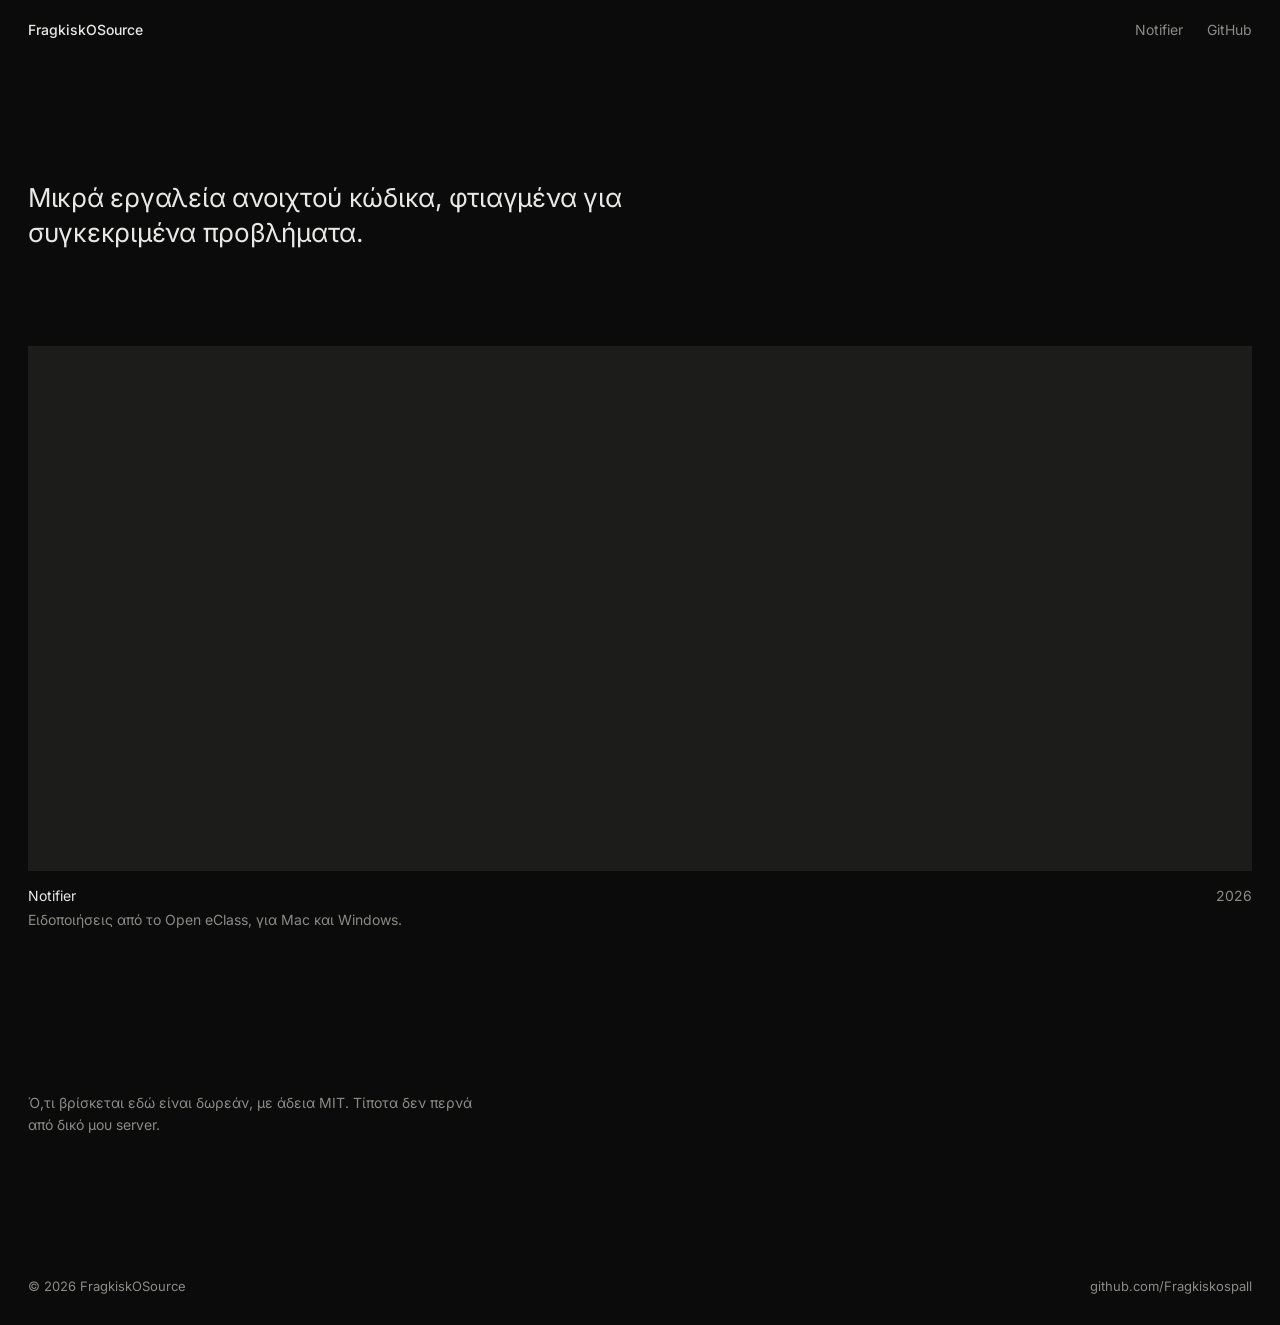
<file: index.html>
<!doctype html>
<html lang="el">
<head>
<meta charset="utf-8">
<meta http-equiv="Content-Security-Policy" content="default-src 'none'; style-src 'self' 'unsafe-inline'; font-src 'self'; img-src 'self' data:; base-uri 'none'; form-action 'none'; upgrade-insecure-requests">
<meta name="referrer" content="strict-origin-when-cross-origin">
<meta name="viewport" content="width=device-width, initial-scale=1">
<title>FragkiskOSource</title>
<meta name="description" content="Μικρά εργαλεία ανοιχτού κώδικα, φτιαγμένα για συγκεκριμένα προβλήματα.">
<meta name="theme-color" content="#0b0b0b">
<link rel="icon" href="data:image/svg+xml,%3Csvg xmlns=%22http://www.w3.org/2000/svg%22 viewBox=%220 0 32 32%22%3E%3Crect width=%2232%22 height=%2232%22 fill=%22%230b0b0b%22/%3E%3Ccircle cx=%2216%22 cy=%2216%22 r=%225%22 fill=%22%23e8e8e6%22/%3E%3C/svg%3E">
<link rel="stylesheet" href="/fonts/inter.css">
<style>
body{margin:0;background:#0b0b0b}
a{color:#e8e8e6;text-decoration:none}a:hover{text-decoration:underline;text-underline-offset:3px}
</style>
</head>
<body>
<div style="min-height: 100vh; background: #0b0b0b; color: #e8e8e6; font-family: Inter, system-ui, sans-serif; font-size: 15px; line-height: 1.6; -webkit-font-smoothing: antialiased; display: flex; flex-direction: column">

  <header style="padding: 0 28px; height: 60px; display: flex; align-items: center; justify-content: space-between; gap: 24px">
    <a href="/" style="font-weight: 500; font-size: 14px; min-height: 44px; display: flex; align-items: center">FragkiskOSource</a>
    <nav aria-label="Κύρια πλοήγηση" style="display: flex; gap: 24px; font-size: 14px">
      <a href="/notifier/" style="color: #8a8a87; min-height: 44px; display: flex; align-items: center">Notifier</a>
      <a href="https://github.com/Fragkiskospall" style="color: #8a8a87; min-height: 44px; display: flex; align-items: center">GitHub</a>
    </nav>
  </header>

  <main style="flex: 1; padding: 0 28px">
    <p style="margin: 120px 0 96px; max-width: 620px; font-size: 26px; line-height: 1.35; letter-spacing: -0.01em">Μικρά εργαλεία ανοιχτού κώδικα, φτιαγμένα για συγκεκριμένα προβλήματα.</p>

    <a href="/notifier/" aria-label="Notifier" style="display: block">
      <div style="aspect-ratio: 21 / 9; max-height: 620px; width: 100%; background: #1c1c1b"></div>
    </a>
    <div style="display: flex; justify-content: space-between; gap: 24px; padding: 14px 0 0; font-size: 14px">
      <a href="/notifier/">Notifier</a>
      <span style="color: #8a8a87">2026</span>
    </div>
    <p style="margin: 2px 0 0; font-size: 14px; color: #8a8a87">Ειδοποιήσεις από το Open eClass, για Mac και Windows.</p>

    <p style="margin: 160px 0 120px; max-width: 460px; font-size: 14px; color: #8a8a87">Ό,τι βρίσκεται εδώ είναι δωρεάν, με άδεια MIT. Τίποτα δεν περνά από δικό μου server.</p>
  </main>

  <footer style="padding: 20px 28px 28px; display: flex; justify-content: space-between; gap: 24px; font-size: 13px; color: #8a8a87">
    <span>© 2026 FragkiskOSource</span>
    <a href="https://github.com/Fragkiskospall" style="color: #8a8a87">github.com/Fragkiskospall</a>
  </footer>
</div>
</body>
</html>
</file>
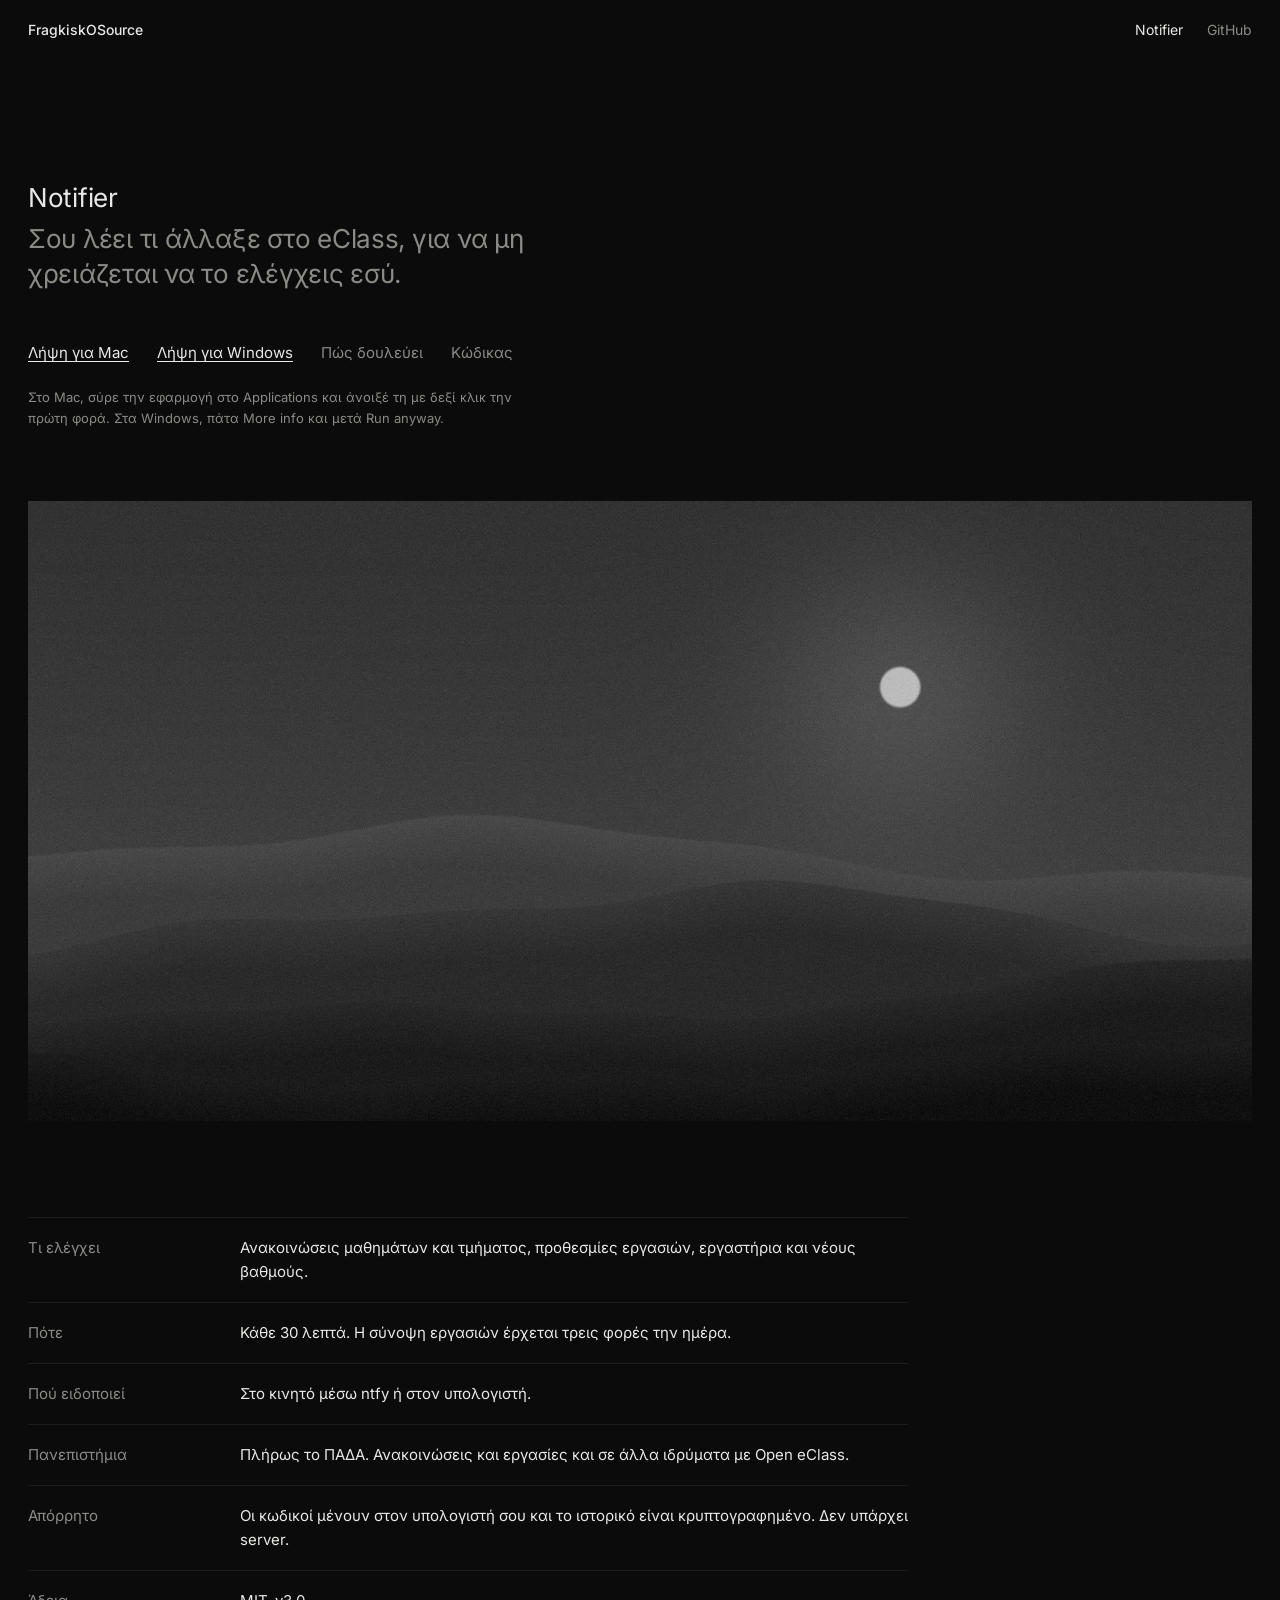
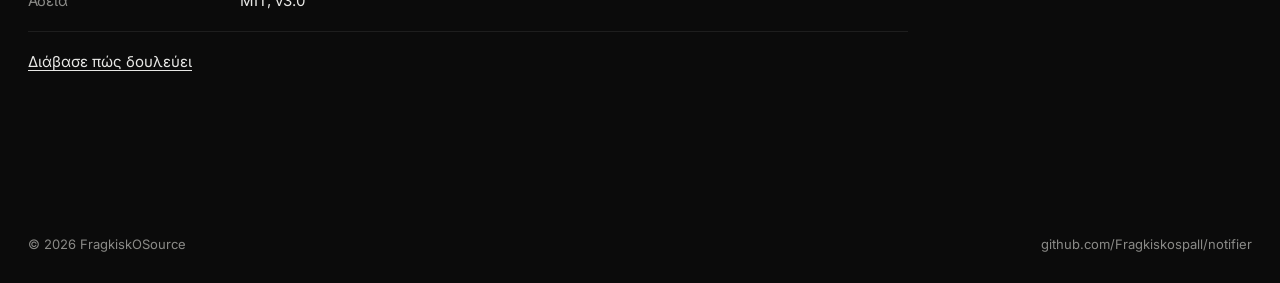
<file: notifier/index.html>
<!doctype html>
<html lang="el">
<head>
<meta charset="utf-8">
<meta http-equiv="Content-Security-Policy" content="default-src 'none'; style-src 'self' 'unsafe-inline'; font-src 'self'; img-src 'self' data:; base-uri 'none'; form-action 'none'; upgrade-insecure-requests">
<meta name="referrer" content="strict-origin-when-cross-origin">
<meta name="viewport" content="width=device-width, initial-scale=1">
<title>Notifier · FragkiskOSource</title>
<meta name="description" content="Ειδοποιήσεις από το Open eClass, για Mac και Windows. Δωρεάν, ανοιχτός κώδικας.">
<meta name="theme-color" content="#0b0b0b">
<link rel="icon" href="data:image/svg+xml,%3Csvg xmlns=%22http://www.w3.org/2000/svg%22 viewBox=%220 0 32 32%22%3E%3Crect width=%2232%22 height=%2232%22 fill=%22%230b0b0b%22/%3E%3Ccircle cx=%2216%22 cy=%2216%22 r=%225%22 fill=%22%23e8e8e6%22/%3E%3C/svg%3E">
<link rel="stylesheet" href="/fonts/inter.css">
<style>
body{margin:0;background:#0b0b0b}
a{color:#e8e8e6;text-decoration:none}a:hover{text-decoration:underline;text-underline-offset:3px}
</style>
<style>@media (max-width:820px){main.doc{display:block!important}main.doc>nav{display:none!important}}</style>
</head>
<body>
<div style="min-height: 100vh; background: #0b0b0b; color: #e8e8e6; font-family: Inter, system-ui, sans-serif; font-size: 15px; line-height: 1.6; -webkit-font-smoothing: antialiased; display: flex; flex-direction: column">

  <header style="padding: 0 28px; height: 60px; display: flex; align-items: center; justify-content: space-between; gap: 24px">
    <a href="/" style="font-weight: 500; font-size: 14px; min-height: 44px; display: flex; align-items: center">FragkiskOSource</a>
    <nav aria-label="Κύρια πλοήγηση" style="display: flex; gap: 24px; font-size: 14px">
      <a href="/notifier/" aria-current="page" style="min-height: 44px; display: flex; align-items: center">Notifier</a>
      <a href="https://github.com/Fragkiskospall" style="color: #8a8a87; min-height: 44px; display: flex; align-items: center">GitHub</a>
    </nav>
  </header>

  <main style="flex: 1; padding: 0 28px">
    <section style="margin: 120px 0 72px; max-width: 620px">
      <h1 style="margin: 0; font-weight: 400; font-size: 26px; line-height: 1.35; letter-spacing: -0.01em">Notifier</h1>
      <p style="margin: 6px 0 0; font-size: 26px; line-height: 1.35; letter-spacing: -0.01em; color: #8a8a87">Σου λέει τι άλλαξε στο eClass, για να μη χρειάζεται να το ελέγχεις εσύ.</p>
      <div style="margin-top: 40px; display: flex; flex-wrap: wrap; gap: 8px 28px; font-size: 15px">
        <a href="https://github.com/Fragkiskospall/notifier/releases/latest/download/FragkiskOSource-Notifier-macos.zip" style="text-decoration: underline; text-underline-offset: 3px; min-height: 44px; display: flex; align-items: center">Λήψη για Mac</a>
        <a href="https://github.com/Fragkiskospall/notifier/releases/latest/download/FragkiskOSource-Notifier-windows.zip" style="text-decoration: underline; text-underline-offset: 3px; min-height: 44px; display: flex; align-items: center">Λήψη για Windows</a>
        <a href="/notifier/docs/" style="color: #8a8a87; min-height: 44px; display: flex; align-items: center">Πώς δουλεύει</a>
        <a href="https://github.com/Fragkiskospall/notifier" style="color: #8a8a87; min-height: 44px; display: flex; align-items: center">Κώδικας</a>
      </div>
      <p style="margin: 12px 0 0; font-size: 13px; color: #8a8a87; max-width: 520px">Στο Mac, σύρε την εφαρμογή στο Applications και άνοιξέ τη με δεξί κλικ την πρώτη φορά. Στα Windows, πάτα More info και μετά Run anyway.</p>
    </section>

    <img src="cover.jpg" alt="" width="2400" height="1029" style="display: block; width: 100%; aspect-ratio: 21 / 9; max-height: 620px; object-fit: cover; background: #1c1c1b">

    <dl style="margin: 96px 0 140px; max-width: 880px; font-size: 15px">
      <div style="display: flex; flex-wrap: wrap; gap: 4px 32px; padding: 18px 0; border-top: 1px solid #1e1e1e">
        <dt style="flex: 0 0 180px; color: #8a8a87">Τι ελέγχει</dt>
        <dd style="flex: 1 1 360px; margin: 0">Ανακοινώσεις μαθημάτων και τμήματος, προθεσμίες εργασιών, εργαστήρια και νέους βαθμούς.</dd>
      </div>
      <div style="display: flex; flex-wrap: wrap; gap: 4px 32px; padding: 18px 0; border-top: 1px solid #1e1e1e">
        <dt style="flex: 0 0 180px; color: #8a8a87">Πότε</dt>
        <dd style="flex: 1 1 360px; margin: 0">Κάθε 30 λεπτά. Η σύνοψη εργασιών έρχεται τρεις φορές την ημέρα.</dd>
      </div>
      <div style="display: flex; flex-wrap: wrap; gap: 4px 32px; padding: 18px 0; border-top: 1px solid #1e1e1e">
        <dt style="flex: 0 0 180px; color: #8a8a87">Πού ειδοποιεί</dt>
        <dd style="flex: 1 1 360px; margin: 0">Στο κινητό μέσω ntfy ή στον υπολογιστή.</dd>
      </div>
      <div style="display: flex; flex-wrap: wrap; gap: 4px 32px; padding: 18px 0; border-top: 1px solid #1e1e1e">
        <dt style="flex: 0 0 180px; color: #8a8a87">Πανεπιστήμια</dt>
        <dd style="flex: 1 1 360px; margin: 0">Πλήρως το ΠΑΔΑ. Ανακοινώσεις και εργασίες και σε άλλα ιδρύματα με Open eClass.</dd>
      </div>
      <div style="display: flex; flex-wrap: wrap; gap: 4px 32px; padding: 18px 0; border-top: 1px solid #1e1e1e">
        <dt style="flex: 0 0 180px; color: #8a8a87">Απόρρητο</dt>
        <dd style="flex: 1 1 360px; margin: 0">Οι κωδικοί μένουν στον υπολογιστή σου και το ιστορικό είναι κρυπτογραφημένο. Δεν υπάρχει server.</dd>
      </div>
      <div style="display: flex; flex-wrap: wrap; gap: 4px 32px; padding: 18px 0; border-top: 1px solid #1e1e1e; border-bottom: 1px solid #1e1e1e">
        <dt style="flex: 0 0 180px; color: #8a8a87">Άδεια</dt>
        <dd style="flex: 1 1 360px; margin: 0">MIT, v3.0</dd>
      </div>
      <div style="padding: 18px 0 0">
        <a href="/notifier/docs/" style="text-decoration: underline; text-underline-offset: 3px">Διάβασε πώς δουλεύει</a>
      </div>
    </dl>
  </main>

  <footer style="padding: 20px 28px 28px; display: flex; justify-content: space-between; gap: 24px; font-size: 13px; color: #8a8a87">
    <span>© 2026 FragkiskOSource</span>
    <a href="https://github.com/Fragkiskospall/notifier" style="color: #8a8a87">github.com/Fragkiskospall/notifier</a>
  </footer>
</div>
</body>
</html>
</file>
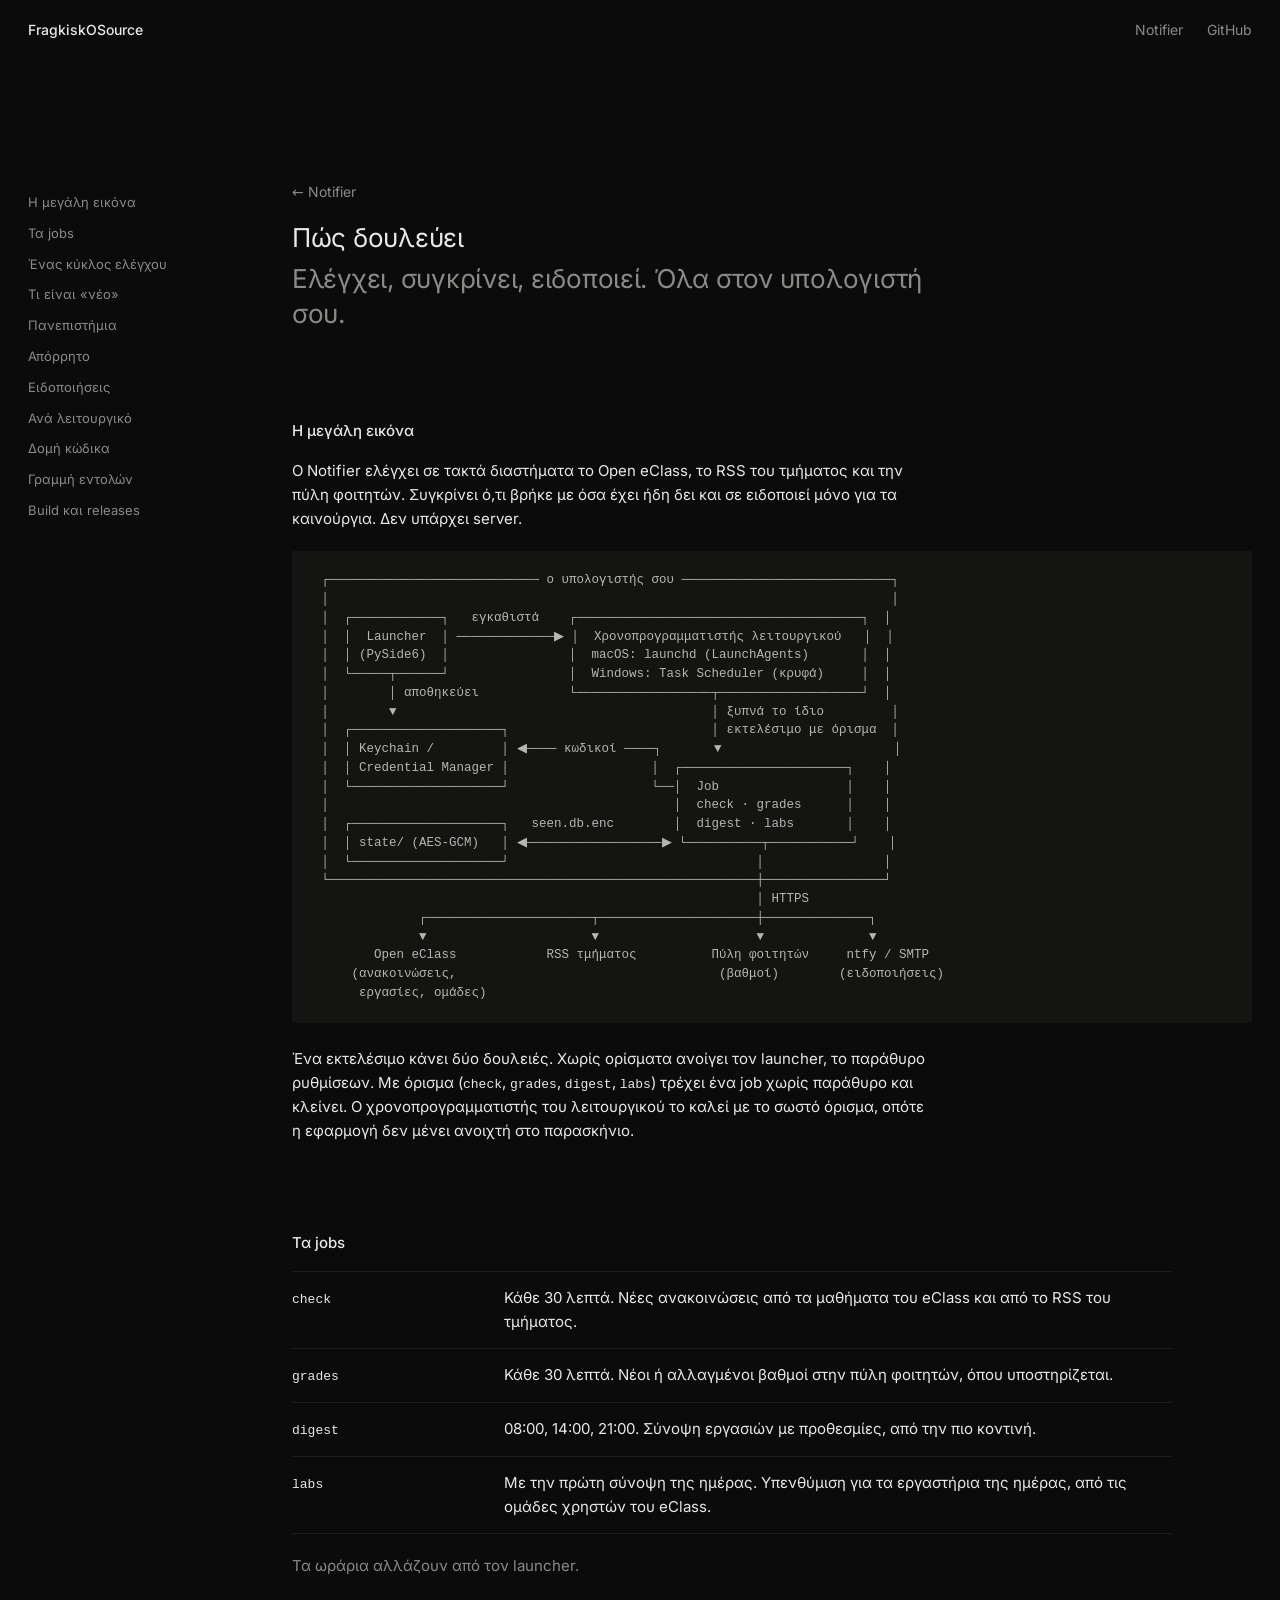
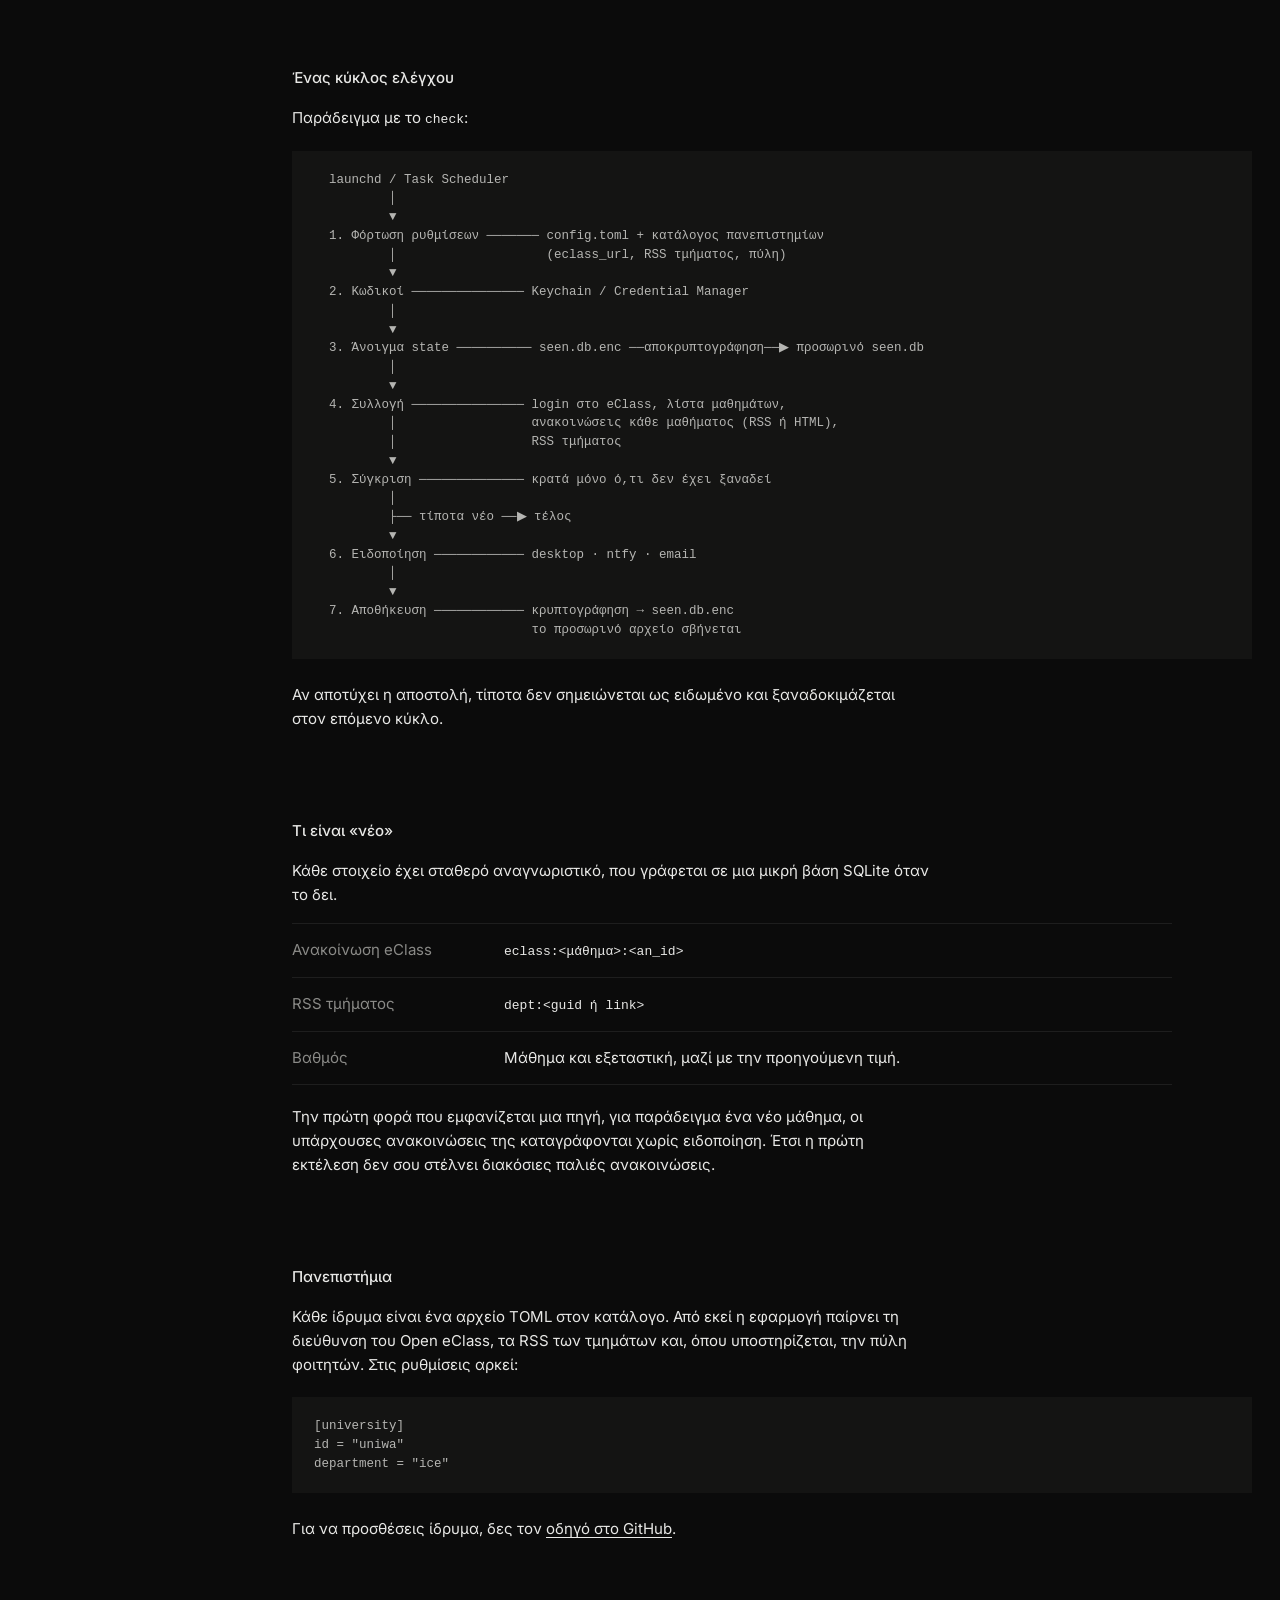
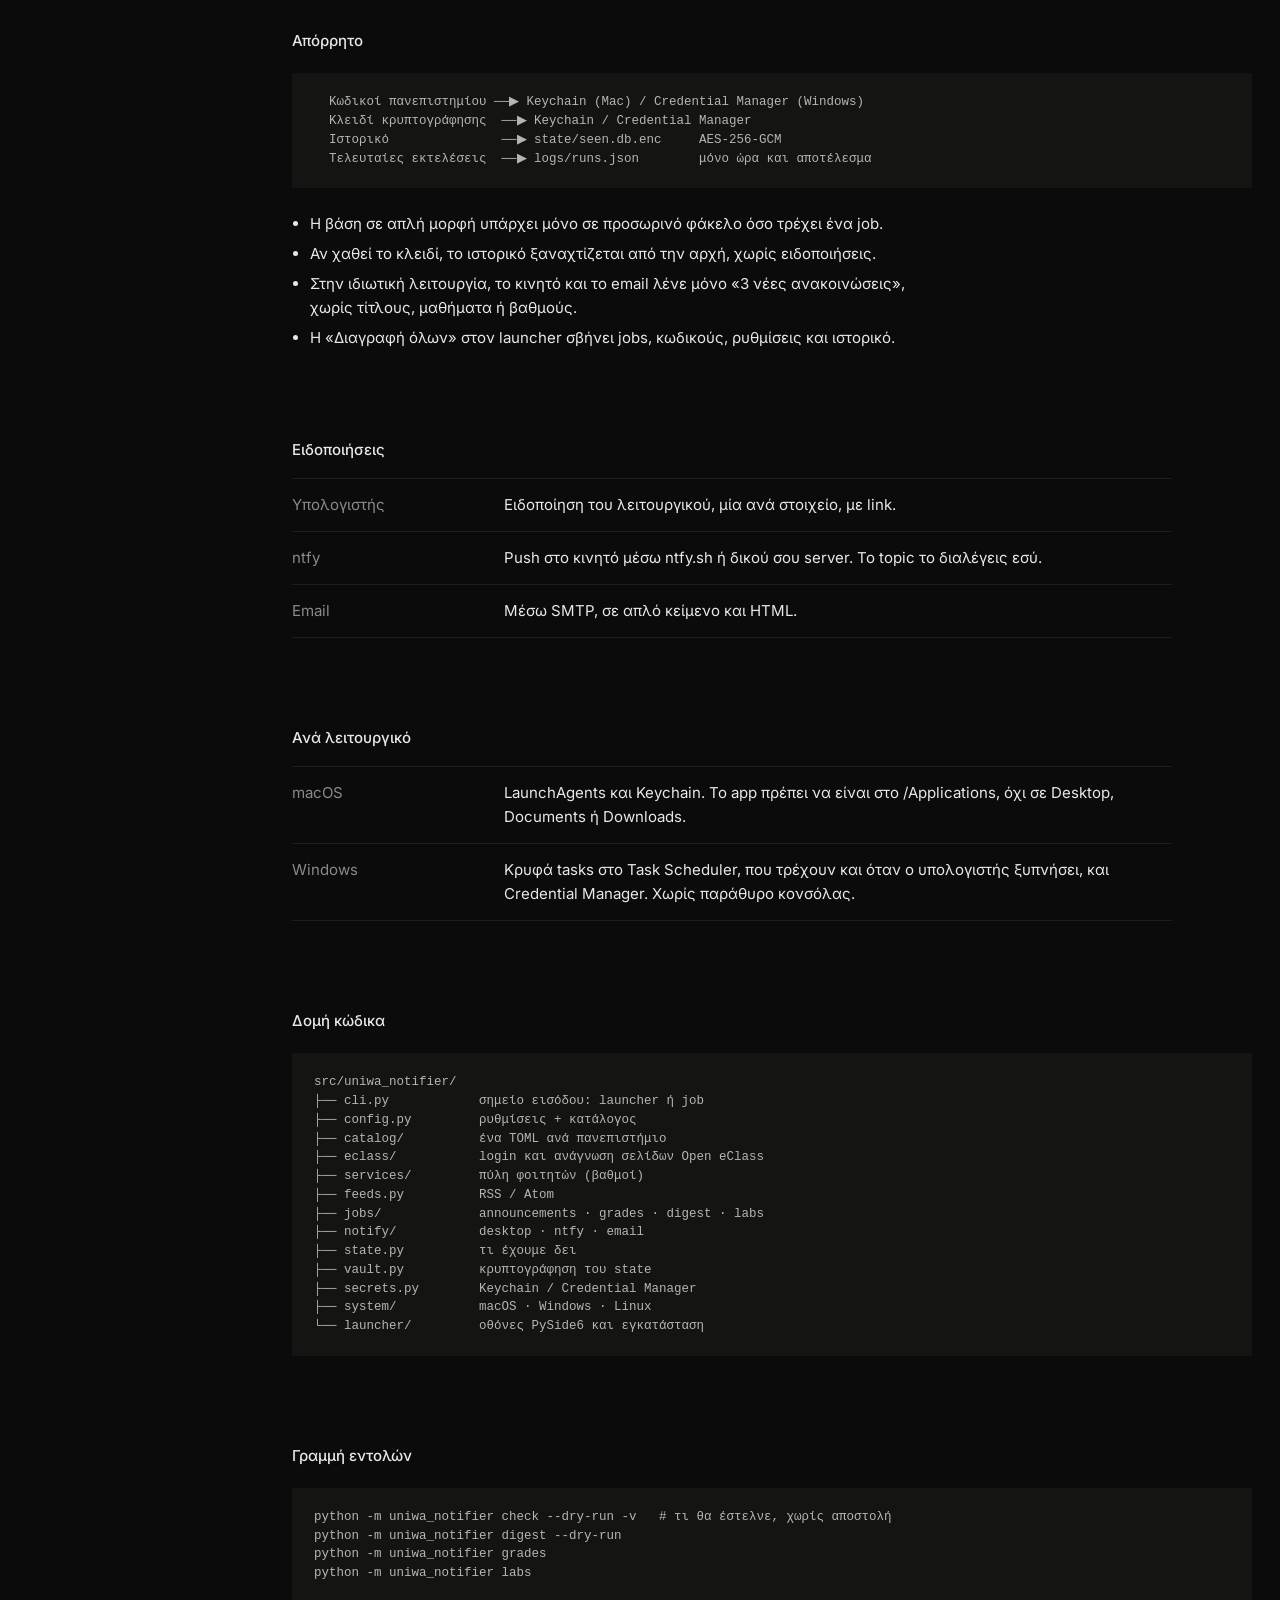
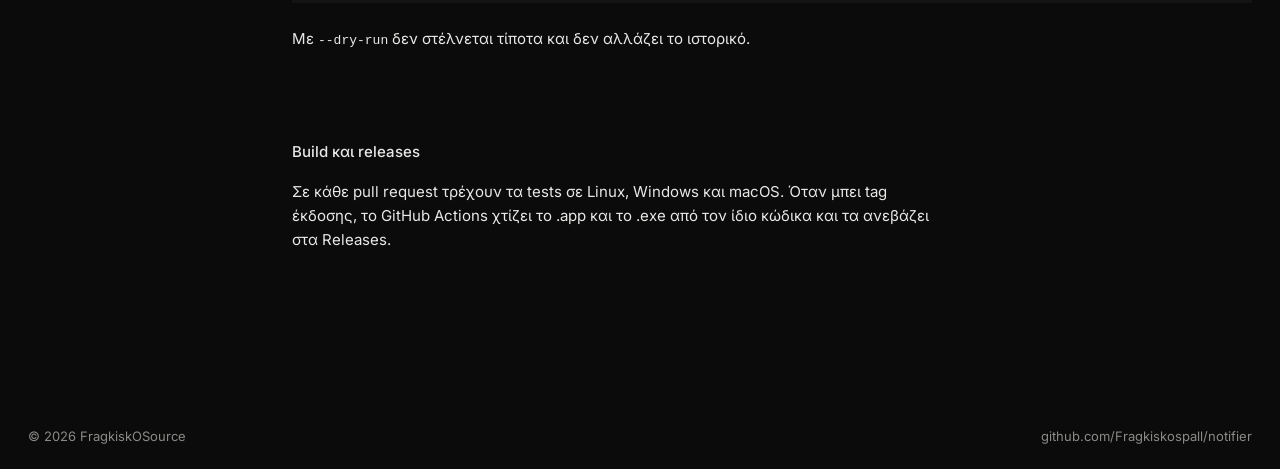
<file: notifier/docs/index.html>
<!doctype html>
<html lang="el">
<head>
<meta charset="utf-8">
<meta http-equiv="Content-Security-Policy" content="default-src 'none'; style-src 'self' 'unsafe-inline'; font-src 'self'; img-src 'self' data:; base-uri 'none'; form-action 'none'; upgrade-insecure-requests">
<meta name="referrer" content="strict-origin-when-cross-origin">
<meta name="viewport" content="width=device-width, initial-scale=1">
<title>Πώς δουλεύει · Notifier</title>
<meta name="description" content="Πώς δουλεύει ο Notifier: jobs, έλεγχος, απόρρητο, δομή κώδικα.">
<meta name="theme-color" content="#0b0b0b">
<link rel="icon" href="data:image/svg+xml,%3Csvg xmlns=%22http://www.w3.org/2000/svg%22 viewBox=%220 0 32 32%22%3E%3Crect width=%2232%22 height=%2232%22 fill=%22%230b0b0b%22/%3E%3Ccircle cx=%2216%22 cy=%2216%22 r=%225%22 fill=%22%23e8e8e6%22/%3E%3C/svg%3E">
<link rel="stylesheet" href="/fonts/inter.css">
<style>
body{margin:0;background:#0b0b0b}
a{color:#e8e8e6;text-decoration:none}a:hover{text-decoration:underline;text-underline-offset:3px}
.doc h2{margin:88px 0 16px;font-size:15px;font-weight:500;scroll-margin-top:24px}
.doc p{margin:0 0 14px;max-width:640px}
.doc ul{margin:0 0 14px;padding-left:18px;max-width:640px}
.doc li{margin:0 0 6px}
.doc code{font-family:ui-monospace,Menlo,Consolas,monospace;font-size:13px;color:#e8e8e6}
.doc pre{margin:20px 0 24px;padding:20px 22px;background:#141413;color:#b5b5b2;font-family:ui-monospace,Menlo,Consolas,monospace;font-size:12.5px;line-height:1.5;overflow-x:auto}
.doc pre code{font-size:inherit;color:inherit}
.doc .rows{margin:16px 0 20px;max-width:880px}
.doc .row{display:flex;flex-wrap:wrap;gap:4px 32px;padding:14px 0;border-top:1px solid #1e1e1e}
.doc .row:last-child{border-bottom:1px solid #1e1e1e}
.doc .k{flex:0 0 180px;color:#8a8a87}
.doc .v{flex:1 1 360px}
.doc .muted{color:#8a8a87}
</style>
<style>@media (max-width:820px){main.doc{display:block!important}main.doc>nav{display:none!important}}</style>
</head>
<body>
<div style="min-height: 100vh; background: #0b0b0b; color: #e8e8e6; font-family: Inter, system-ui, sans-serif; font-size: 15px; line-height: 1.6; -webkit-font-smoothing: antialiased; display: flex; flex-direction: column">

  <header style="padding: 0 28px; height: 60px; display: flex; align-items: center; justify-content: space-between; gap: 24px">
    <a href="/" style="font-weight: 500; font-size: 14px; min-height: 44px; display: flex; align-items: center">FragkiskOSource</a>
    <nav aria-label="Κύρια πλοήγηση" style="display: flex; gap: 24px; font-size: 14px">
      <a href="/notifier/" style="color: #8a8a87; min-height: 44px; display: flex; align-items: center">Notifier</a>
      <a href="https://github.com/Fragkiskospall" style="color: #8a8a87; min-height: 44px; display: flex; align-items: center">GitHub</a>
    </nav>
  </header>

  <main class="doc" style="flex: 1; padding: 0 28px; display: flex; gap: 64px; align-items: flex-start">
    <nav aria-label="Περιεχόμενα" style="flex: 0 0 200px; position: sticky; top: 24px; margin-top: 128px; font-size: 13px; display: flex; flex-direction: column; gap: 2px">
      <a href="#eikona" style="color: #8a8a87; padding: 4px 0">Η μεγάλη εικόνα</a>
      <a href="#jobs" style="color: #8a8a87; padding: 4px 0">Τα jobs</a>
      <a href="#kyklos" style="color: #8a8a87; padding: 4px 0">Ένας κύκλος ελέγχου</a>
      <a href="#neo" style="color: #8a8a87; padding: 4px 0">Τι είναι «νέο»</a>
      <a href="#katalogos" style="color: #8a8a87; padding: 4px 0">Πανεπιστήμια</a>
      <a href="#aporrito" style="color: #8a8a87; padding: 4px 0">Απόρρητο</a>
      <a href="#eidopoiiseis" style="color: #8a8a87; padding: 4px 0">Ειδοποιήσεις</a>
      <a href="#os" style="color: #8a8a87; padding: 4px 0">Ανά λειτουργικό</a>
      <a href="#kodikas" style="color: #8a8a87; padding: 4px 0">Δομή κώδικα</a>
      <a href="#cli" style="color: #8a8a87; padding: 4px 0">Γραμμή εντολών</a>
      <a href="#build" style="color: #8a8a87; padding: 4px 0">Build και releases</a>
    </nav>

    <article style="flex: 1; min-width: 0; padding-bottom: 140px">
      <section style="margin: 120px 0 0; max-width: 640px">
        <a href="/notifier/" style="font-size: 14px; color: #8a8a87">← Notifier</a>
        <h1 style="margin: 16px 0 0; font-weight: 400; font-size: 26px; line-height: 1.35; letter-spacing: -0.01em">Πώς δουλεύει</h1>
        <p style="margin: 6px 0 0; font-size: 26px; line-height: 1.35; letter-spacing: -0.01em; color: #8a8a87; max-width: none">Ελέγχει, συγκρίνει, ειδοποιεί. Όλα στον υπολογιστή σου.</p>
      </section>

      <h2 id="eikona">Η μεγάλη εικόνα</h2>
      <p>Ο Notifier ελέγχει σε τακτά διαστήματα το Open eClass, το RSS του τμήματος και την πύλη φοιτητών. Συγκρίνει ό,τι βρήκε με όσα έχει ήδη δει και σε ειδοποιεί μόνο για τα καινούργια. Δεν υπάρχει server.</p>
<pre> ┌──────────────────────────── ο υπολογιστής σου ────────────────────────────┐
 │                                                                           │
 │  ┌────────────┐   εγκαθιστά    ┌──────────────────────────────────────┐  │
 │  │  Launcher  │ ─────────────▶ │  Χρονοπρογραμματιστής λειτουργικού   │  │
 │  │ (PySide6)  │                │  macOS: launchd (LaunchAgents)       │  │
 │  └─────┬──────┘                │  Windows: Task Scheduler (κρυφά)     │  │
 │        │ αποθηκεύει            └──────────────────┬───────────────────┘  │
 │        ▼                                          │ ξυπνά το ίδιο         │
 │  ┌────────────────────┐                           │ εκτελέσιμο με όρισμα  │
 │  │ Keychain /         │ ◀──── κωδικοί ────┐       ▼                       │
 │  │ Credential Manager │                   │  ┌──────────────────────┐    │
 │  └────────────────────┘                   └──│  Job                 │    │
 │                                              │  check · grades      │    │
 │  ┌────────────────────┐   seen.db.enc        │  digest · labs       │    │
 │  │ state/ (AES-GCM)   │ ◀──────────────────▶ └──────────┬───────────┘    │
 │  └────────────────────┘                                 │                │
 └─────────────────────────────────────────────────────────┼────────────────┘
                                                           │ HTTPS
              ┌──────────────────────┬─────────────────────┼──────────────┐
              ▼                      ▼                     ▼              ▼
        Open eClass            RSS τμήματος          Πύλη φοιτητών     ntfy / SMTP
     (ανακοινώσεις,                                   (βαθμοί)        (ειδοποιήσεις)
      εργασίες, ομάδες)</pre>
      <p>Ένα εκτελέσιμο κάνει δύο δουλειές. Χωρίς ορίσματα ανοίγει τον launcher, το παράθυρο ρυθμίσεων. Με όρισμα (<code>check</code>, <code>grades</code>, <code>digest</code>, <code>labs</code>) τρέχει ένα job χωρίς παράθυρο και κλείνει. Ο χρονοπρογραμματιστής του λειτουργικού το καλεί με το σωστό όρισμα, οπότε η εφαρμογή δεν μένει ανοιχτή στο παρασκήνιο.</p>

      <h2 id="jobs">Τα jobs</h2>
      <div class="rows">
        <div class="row"><span class="k"><code>check</code></span><span class="v">Κάθε 30 λεπτά. Νέες ανακοινώσεις από τα μαθήματα του eClass και από το RSS του τμήματος.</span></div>
        <div class="row"><span class="k"><code>grades</code></span><span class="v">Κάθε 30 λεπτά. Νέοι ή αλλαγμένοι βαθμοί στην πύλη φοιτητών, όπου υποστηρίζεται.</span></div>
        <div class="row"><span class="k"><code>digest</code></span><span class="v">08:00, 14:00, 21:00. Σύνοψη εργασιών με προθεσμίες, από την πιο κοντινή.</span></div>
        <div class="row"><span class="k"><code>labs</code></span><span class="v">Με την πρώτη σύνοψη της ημέρας. Υπενθύμιση για τα εργαστήρια της ημέρας, από τις ομάδες χρηστών του eClass.</span></div>
      </div>
      <p class="muted">Τα ωράρια αλλάζουν από τον launcher.</p>

      <h2 id="kyklos">Ένας κύκλος ελέγχου</h2>
      <p>Παράδειγμα με το <code>check</code>:</p>
<pre>  launchd / Task Scheduler
          │
          ▼
  1. Φόρτωση ρυθμίσεων ─────── config.toml + κατάλογος πανεπιστημίων
          │                    (eclass_url, RSS τμήματος, πύλη)
          ▼
  2. Κωδικοί ─────────────── Keychain / Credential Manager
          │
          ▼
  3. Άνοιγμα state ────────── seen.db.enc ──αποκρυπτογράφηση──▶ προσωρινό seen.db
          │
          ▼
  4. Συλλογή ─────────────── login στο eClass, λίστα μαθημάτων,
          │                  ανακοινώσεις κάθε μαθήματος (RSS ή HTML),
          │                  RSS τμήματος
          ▼
  5. Σύγκριση ────────────── κρατά μόνο ό,τι δεν έχει ξαναδεί
          │
          ├── τίποτα νέο ──▶ τέλος
          ▼
  6. Ειδοποίηση ──────────── desktop · ntfy · email
          │
          ▼
  7. Αποθήκευση ──────────── κρυπτογράφηση → seen.db.enc
                             το προσωρινό αρχείο σβήνεται</pre>
      <p>Αν αποτύχει η αποστολή, τίποτα δεν σημειώνεται ως ειδωμένο και ξαναδοκιμάζεται στον επόμενο κύκλο.</p>

      <h2 id="neo">Τι είναι «νέο»</h2>
      <p>Κάθε στοιχείο έχει σταθερό αναγνωριστικό, που γράφεται σε μια μικρή βάση SQLite όταν το δει.</p>
      <div class="rows">
        <div class="row"><span class="k">Ανακοίνωση eClass</span><span class="v"><code>eclass:&lt;μάθημα&gt;:&lt;an_id&gt;</code></span></div>
        <div class="row"><span class="k">RSS τμήματος</span><span class="v"><code>dept:&lt;guid ή link&gt;</code></span></div>
        <div class="row"><span class="k">Βαθμός</span><span class="v">Μάθημα και εξεταστική, μαζί με την προηγούμενη τιμή.</span></div>
      </div>
      <p>Την πρώτη φορά που εμφανίζεται μια πηγή, για παράδειγμα ένα νέο μάθημα, οι υπάρχουσες ανακοινώσεις της καταγράφονται χωρίς ειδοποίηση. Έτσι η πρώτη εκτέλεση δεν σου στέλνει διακόσιες παλιές ανακοινώσεις.</p>

      <h2 id="katalogos">Πανεπιστήμια</h2>
      <p>Κάθε ίδρυμα είναι ένα αρχείο TOML στον κατάλογο. Από εκεί η εφαρμογή παίρνει τη διεύθυνση του Open eClass, τα RSS των τμημάτων και, όπου υποστηρίζεται, την πύλη φοιτητών. Στις ρυθμίσεις αρκεί:</p>
<pre><code>[university]
id = "uniwa"
department = "ice"</code></pre>
      <p>Για να προσθέσεις ίδρυμα, δες τον <a href="https://github.com/Fragkiskospall/notifier/blob/main/docs/PROSTHIKI-PANEPISTIMIOU.md" style="text-decoration: underline; text-underline-offset: 3px">οδηγό στο GitHub</a>.</p>

      <h2 id="aporrito">Απόρρητο</h2>
<pre>  Κωδικοί πανεπιστημίου ──▶ Keychain (Mac) / Credential Manager (Windows)
  Κλειδί κρυπτογράφησης  ──▶ Keychain / Credential Manager
  Ιστορικό               ──▶ state/seen.db.enc     AES-256-GCM
  Τελευταίες εκτελέσεις  ──▶ logs/runs.json        μόνο ώρα και αποτέλεσμα</pre>
      <ul>
        <li>Η βάση σε απλή μορφή υπάρχει μόνο σε προσωρινό φάκελο όσο τρέχει ένα job.</li>
        <li>Αν χαθεί το κλειδί, το ιστορικό ξαναχτίζεται από την αρχή, χωρίς ειδοποιήσεις.</li>
        <li>Στην ιδιωτική λειτουργία, το κινητό και το email λένε μόνο «3 νέες ανακοινώσεις», χωρίς τίτλους, μαθήματα ή βαθμούς.</li>
        <li>Η «Διαγραφή όλων» στον launcher σβήνει jobs, κωδικούς, ρυθμίσεις και ιστορικό.</li>
      </ul>

      <h2 id="eidopoiiseis">Ειδοποιήσεις</h2>
      <div class="rows">
        <div class="row"><span class="k">Υπολογιστής</span><span class="v">Ειδοποίηση του λειτουργικού, μία ανά στοιχείο, με link.</span></div>
        <div class="row"><span class="k">ntfy</span><span class="v">Push στο κινητό μέσω ntfy.sh ή δικού σου server. Το topic το διαλέγεις εσύ.</span></div>
        <div class="row"><span class="k">Email</span><span class="v">Μέσω SMTP, σε απλό κείμενο και HTML.</span></div>
      </div>

      <h2 id="os">Ανά λειτουργικό</h2>
      <div class="rows">
        <div class="row"><span class="k">macOS</span><span class="v">LaunchAgents και Keychain. Το app πρέπει να είναι στο /Applications, όχι σε Desktop, Documents ή Downloads.</span></div>
        <div class="row"><span class="k">Windows</span><span class="v">Κρυφά tasks στο Task Scheduler, που τρέχουν και όταν ο υπολογιστής ξυπνήσει, και Credential Manager. Χωρίς παράθυρο κονσόλας.</span></div>
      </div>

      <h2 id="kodikas">Δομή κώδικα</h2>
<pre>src/uniwa_notifier/
├── cli.py            σημείο εισόδου: launcher ή job
├── config.py         ρυθμίσεις + κατάλογος
├── catalog/          ένα TOML ανά πανεπιστήμιο
├── eclass/           login και ανάγνωση σελίδων Open eClass
├── services/         πύλη φοιτητών (βαθμοί)
├── feeds.py          RSS / Atom
├── jobs/             announcements · grades · digest · labs
├── notify/           desktop · ntfy · email
├── state.py          τι έχουμε δει
├── vault.py          κρυπτογράφηση του state
├── secrets.py        Keychain / Credential Manager
├── system/           macOS · Windows · Linux
└── launcher/         οθόνες PySide6 και εγκατάσταση</pre>

      <h2 id="cli">Γραμμή εντολών</h2>
<pre><code>python -m uniwa_notifier check --dry-run -v   # τι θα έστελνε, χωρίς αποστολή
python -m uniwa_notifier digest --dry-run
python -m uniwa_notifier grades
python -m uniwa_notifier labs</code></pre>
      <p>Με <code>--dry-run</code> δεν στέλνεται τίποτα και δεν αλλάζει το ιστορικό.</p>

      <h2 id="build">Build και releases</h2>
      <p>Σε κάθε pull request τρέχουν τα tests σε Linux, Windows και macOS. Όταν μπει tag έκδοσης, το GitHub Actions χτίζει το .app και το .exe από τον ίδιο κώδικα και τα ανεβάζει στα Releases.</p>
    </article>
  </main>

  <footer style="padding: 20px 28px 28px; display: flex; justify-content: space-between; gap: 24px; font-size: 13px; color: #8a8a87">
    <span>© 2026 FragkiskOSource</span>
    <a href="https://github.com/Fragkiskospall/notifier" style="color: #8a8a87">github.com/Fragkiskospall/notifier</a>
  </footer>
</div>
</body>
</html>
</file>
<file: fonts/inter.css>
/* Inter (SIL Open Font License 1.1), από το @fontsource/inter 5.3.0. Φιλοξενείται εδώ, χωρίς Google Fonts. */
/* greek 400 */
@font-face {
  font-family: 'Inter';
  font-style: normal;
  font-display: swap;
  font-weight: 400;
  src: url(/fonts/inter-greek-400-normal.woff2) format('woff2');
  unicode-range: U+0370-0377,U+037A-037F,U+0384-038A,U+038C,U+038E-03A1,U+03A3-03FF;
}
/* latin-ext 400 */
@font-face {
  font-family: 'Inter';
  font-style: normal;
  font-display: swap;
  font-weight: 400;
  src: url(/fonts/inter-latin-ext-400-normal.woff2) format('woff2');
  unicode-range: U+0100-02BA,U+02BD-02C5,U+02C7-02CC,U+02CE-02D7,U+02DD-02FF,U+0304,U+0308,U+0329,U+1D00-1DBF,U+1E00-1E9F,U+1EF2-1EFF,U+2020,U+20A0-20AB,U+20AD-20C0,U+2113,U+2C60-2C7F,U+A720-A7FF;
}
/* latin 400 */
@font-face {
  font-family: 'Inter';
  font-style: normal;
  font-display: swap;
  font-weight: 400;
  src: url(/fonts/inter-latin-400-normal.woff2) format('woff2');
  unicode-range: U+0000-00FF,U+0131,U+0152-0153,U+02BB-02BC,U+02C6,U+02DA,U+02DC,U+0304,U+0308,U+0329,U+2000-206F,U+20AC,U+2122,U+2191,U+2193,U+2212,U+2215,U+FEFF,U+FFFD;
}
/* greek 500 */
@font-face {
  font-family: 'Inter';
  font-style: normal;
  font-display: swap;
  font-weight: 500;
  src: url(/fonts/inter-greek-500-normal.woff2) format('woff2');
  unicode-range: U+0370-0377,U+037A-037F,U+0384-038A,U+038C,U+038E-03A1,U+03A3-03FF;
}
/* latin-ext 500 */
@font-face {
  font-family: 'Inter';
  font-style: normal;
  font-display: swap;
  font-weight: 500;
  src: url(/fonts/inter-latin-ext-500-normal.woff2) format('woff2');
  unicode-range: U+0100-02BA,U+02BD-02C5,U+02C7-02CC,U+02CE-02D7,U+02DD-02FF,U+0304,U+0308,U+0329,U+1D00-1DBF,U+1E00-1E9F,U+1EF2-1EFF,U+2020,U+20A0-20AB,U+20AD-20C0,U+2113,U+2C60-2C7F,U+A720-A7FF;
}
/* latin 500 */
@font-face {
  font-family: 'Inter';
  font-style: normal;
  font-display: swap;
  font-weight: 500;
  src: url(/fonts/inter-latin-500-normal.woff2) format('woff2');
  unicode-range: U+0000-00FF,U+0131,U+0152-0153,U+02BB-02BC,U+02C6,U+02DA,U+02DC,U+0304,U+0308,U+0329,U+2000-206F,U+20AC,U+2122,U+2191,U+2193,U+2212,U+2215,U+FEFF,U+FFFD;
}
</file>
